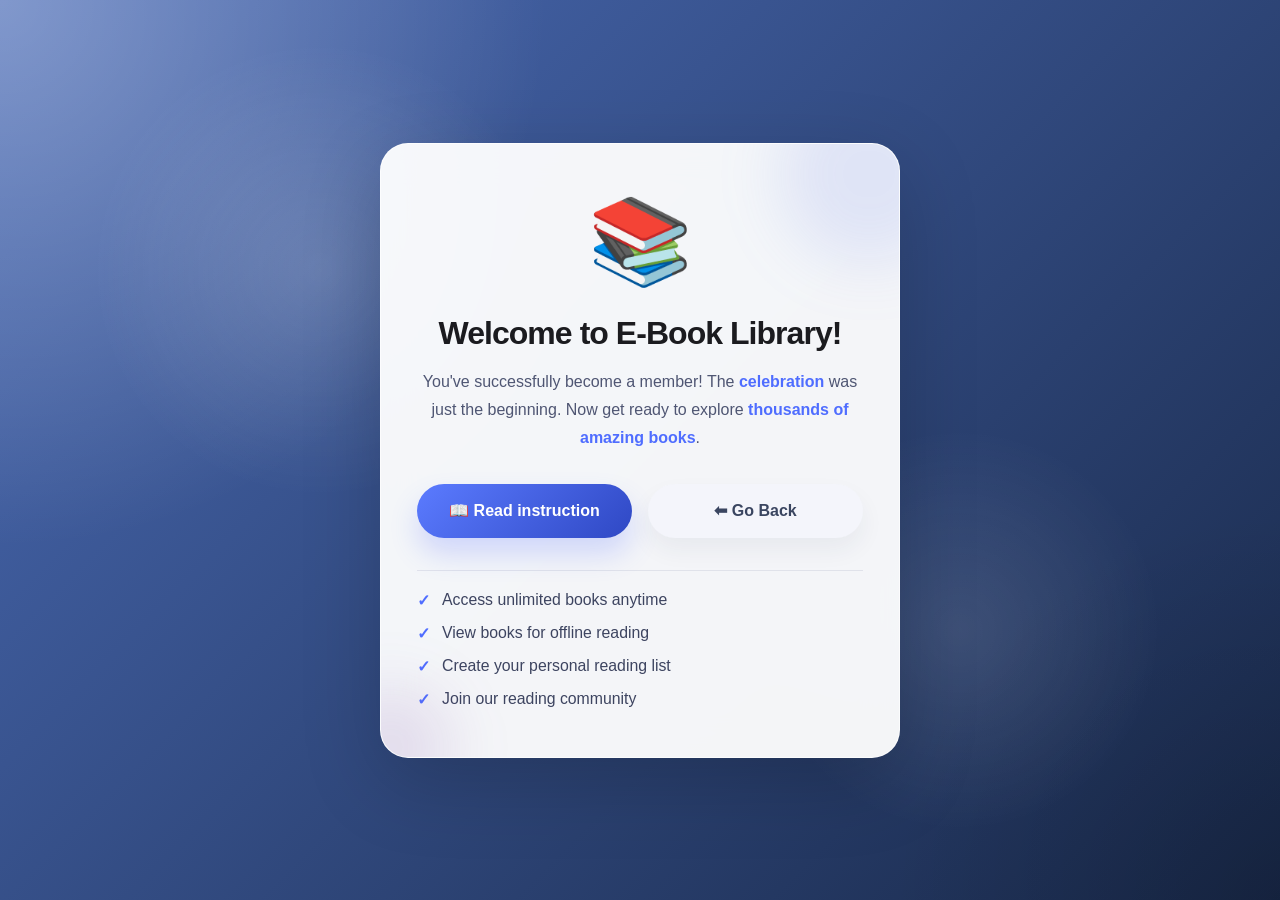
<file: Loginpage.html>
<!DOCTYPE html>
<html lang="en">
<head>
    <meta charset="UTF-8">
    <meta name="viewport" content="width=device-width, initial-scale=1.0">
    <title>Welcome - E-Book Library</title>
    <link rel="icon" href="Logo.jpg" type="image/jpg">
    <style>
        * {
            margin: 0;
            padding: 0;
            box-sizing: border-box;
        }

        body {
            font-family: 'Segoe UI', Tahoma, Geneva, Verdana, sans-serif;
            min-height: 100vh;
            display: flex;
            justify-content: center;
            align-items: center;
            padding: 24px;
            background: radial-gradient(circle at top left, rgba(255,255,255,0.3), transparent 35%),
                        radial-gradient(circle at bottom right, rgba(0,0,0,0.15), transparent 25%),
                        linear-gradient(135deg, #4b6cb7 0%, #182848 100%);
            color: #1a1a1a;
        }

        .background-glow {
            position: absolute;
            inset: 0;
            pointer-events: none;
            background: radial-gradient(circle at 25% 30%, rgba(255,255,255,0.18), transparent 20%),
                        radial-gradient(circle at 75% 70%, rgba(255,255,255,0.12), transparent 18%);
            opacity: 0.9;
        }

        .welcome-container {
            position: relative;
            width: min(520px, 100%);
            background: rgba(255, 255, 255, 0.95);
            border: 1px solid rgba(255,255,255,0.7);
            backdrop-filter: blur(18px);
            padding: 48px 36px;
            border-radius: 28px;
            box-shadow: 0 24px 80px rgba(0, 0, 0, 0.18);
            text-align: center;
            overflow: hidden;
            animation: floatIn 0.8s ease-out both;
        }

        .welcome-container::before {
            content: "";
            position: absolute;
            width: 180px;
            height: 180px;
            background: rgba(102, 126, 234, 0.14);
            border-radius: 50%;
            top: -60px;
            right: -60px;
            filter: blur(30px);
        }

        .welcome-container::after {
            content: "";
            position: absolute;
            width: 120px;
            height: 120px;
            background: rgba(118, 75, 162, 0.14);
            border-radius: 50%;
            bottom: -50px;
            left: -50px;
            filter: blur(30px);
        }

        @keyframes floatIn {
            from {
                opacity: 0;
                transform: translateY(36px) scale(0.98);
            }
            to {
                opacity: 1;
                transform: translateY(0) scale(1);
            }
        }

        .welcome-emoji {
            font-size: 84px;
            margin-bottom: 24px;
            animation: bounce 1.4s ease-in-out infinite;
        }

        @keyframes bounce {
            0%, 100% { transform: translateY(0); }
            50% { transform: translateY(-14px); }
        }

        h1 {
            font-size: clamp(2rem, 2.3vw, 2.5rem);
            color: #1b1b1f;
            margin-bottom: 16px;
            letter-spacing: -0.03em;
        }

        p {
            font-size: 1rem;
            color: #4f5673;
            margin-bottom: 32px;
            line-height: 1.75;
            max-width: 42rem;
            margin-left: auto;
            margin-right: auto;
        }

        .highlight {
            color: #4f6dff;
            font-weight: 700;
        }

        .button-group {
            display: grid;
            grid-template-columns: repeat(2, minmax(0, 1fr));
            gap: 16px;
            margin-bottom: 32px;
        }

        button {
            padding: 14px 24px;
            border: none;
            border-radius: 999px;
            font-size: 1rem;
            font-weight: 700;
            cursor: pointer;
            transition: transform 0.25s ease, box-shadow 0.25s ease, background-color 0.25s ease;
            min-height: 54px;
        }

        .btn-home {
            background: linear-gradient(135deg, #5b7bff, #2f48c4);
            color: white;
            box-shadow: 0 16px 28px rgba(79, 104, 255, 0.22);
        }

        .btn-home:hover {
            transform: translateY(-3px);
            box-shadow: 0 20px 30px rgba(79, 104, 255, 0.28);
            background: linear-gradient(135deg, #4c6fff, #253db8);
        }

        .btn-back {
            background: #f4f5fb;
            color: #3a4560;
            box-shadow: 0 12px 24px rgba(30, 44, 80, 0.06);
        }

        .btn-back:hover {
            transform: translateY(-3px);
            box-shadow: 0 16px 28px rgba(30, 44, 80, 0.12);
            background: #e7e9f8;
        }

        .features {
            display: grid;
            gap: 14px;
            text-align: left;
            padding-top: 20px;
            border-top: 1px solid rgba(74, 84, 130, 0.12);
        }

        .feature-item {
            display: flex;
            align-items: center;
            gap: 12px;
            font-size: 0.99rem;
            color: #3d4460;
        }

        .feature-item:before {
            content: "\2713";
            color: #4f6dff;
            font-weight: 900;
            font-size: 1rem;
        }

        @media (max-width: 520px) {
            body {
                padding: 16px;
            }

            .welcome-container {
                padding: 32px 24px;
            }

            .button-group {
                grid-template-columns: 1fr;
            }
        }
    </style>
</head>
<body>
    <div class="background-glow"></div>
    <div class="welcome-container">
        <div class="welcome-emoji">📚</div>
        <h1>Welcome to E-Book Library!</h1>
        <p>You've successfully become a member! The <span class="highlight">celebration</span> was just the beginning. Now get ready to explore <span class="highlight">thousands of amazing books</span>.</p>

        <div class="button-group">
            <button class="btn-home" onclick="goHome()">📖 Read instruction</button>
            <button class="btn-back" onclick="goBack()">⬅ Go Back</button>
        </div>

        <div class="features">
            <div class="feature-item">Access unlimited books anytime</div>
            <div class="feature-item">View books for offline reading</div>
            <div class="feature-item">Create your personal reading list</div>
            <div class="feature-item">Join our reading community</div>
        </div>
    </div>

    <script>
        function goHome() {
            window.location.href = 'Help.html';
        }

        function goBack() {
            window.history.back();
        }
    </script>
</body>
</html>
</file>
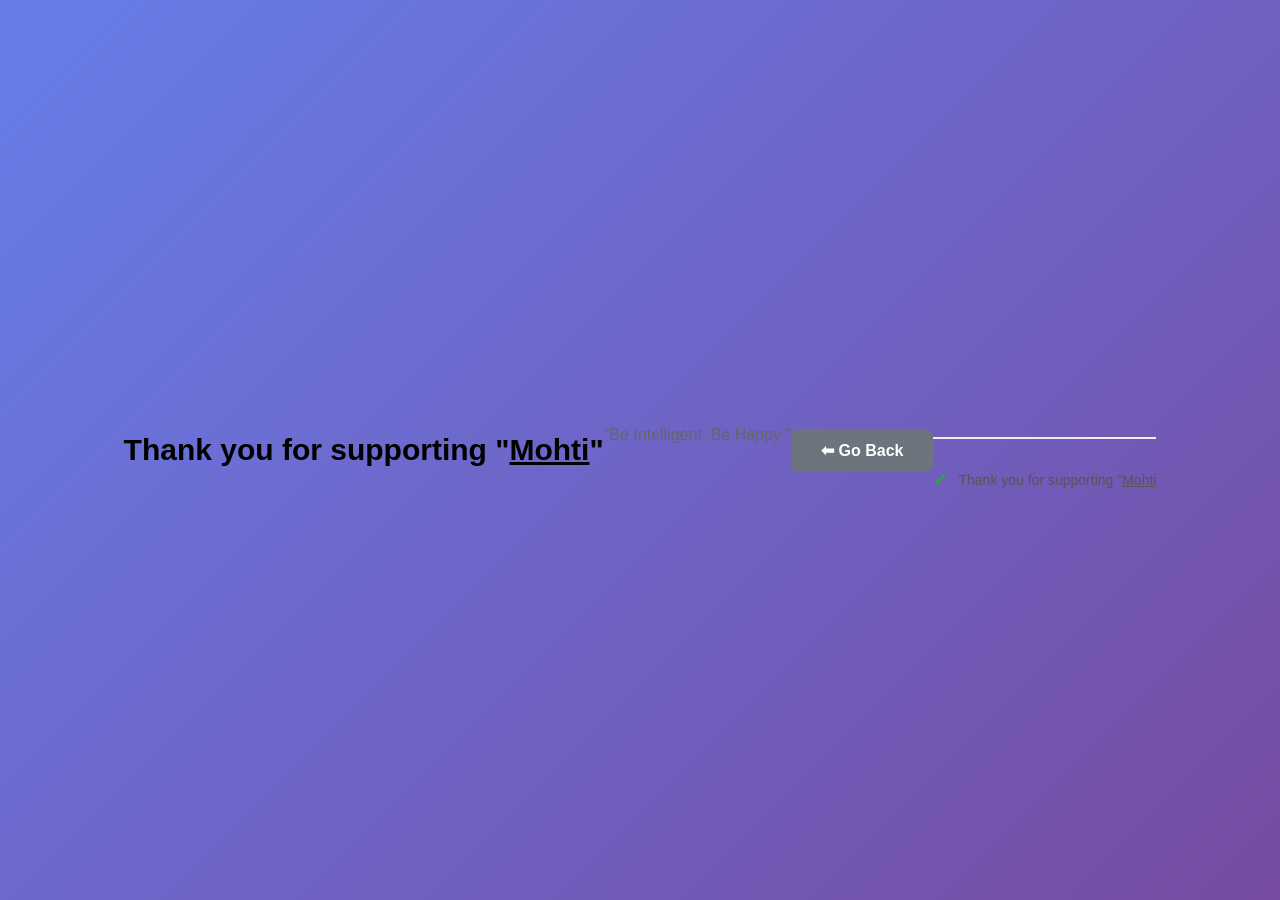
<file: Thank.html>
<!DOCTYPE html>
<html lang="en">
<head>
    <meta charset="UTF-8">
    <meta name="viewport" content="width=device-width, initial-scale=1.0">
    <title>E-Book Library - Help & Information</title>
    <link rel="icon" href="Logo.jpg" type="image/jpg">
</head>
<body>

       <h2 style="text-align: center;font-size: 30px;"> Thank you for supporting  "<u>Mohti</u>" </h2>
                <centre><p> "Be Intelligent, Be Happy "</p></centre>

    <script src="script.js"></script>
    <style>
        * {
            margin: 0;
            padding: 0;
            box-sizing: border-box;
        }

        body {
            font-family: 'Segoe UI', Tahoma, Geneva, Verdana, sans-serif;
            background: linear-gradient(135deg, #667eea 0%, #764ba2 100%);
            display: flex;
            justify-content: center;
            align-items: center;
            height: 100vh;
            overflow: hidden;
        }
video
        .welcome-container {
            background: white;
            padding: 60px 40px;
            border-radius: 15px;
            box-shadow: 0 8px 32px rgba(0, 0, 0, 0.2);
            text-align: center;
            max-width: 500px;
            animation: slideUp 0.6s ease-out;
        }

        @keyframes slideUp {
            from {
                opacity: 0;
                transform: translateY(30px);
            }
            to {
                opacity: 1;
                transform: translateY(0);
            }
        }

        .welcome-emoji {
            font-size: 80px;
            margin-bottom: 20px;
            animation: bounce 1s ease-in-out infinite;
        }

        @keyframes bounce {
            0%, 100% { transform: translateY(0); }
            50% { transform: translateY(-20px); }
        }

        h1 {
            font-size: 36px;
            color: #333;
            margin-bottom: 15px;
        }

        p {
            font-size: 16px;
            color: #666;
            margin-bottom: 30px;
            line-height: 1.6;
        }

        .highlight {
            color: #007bff;
            font-weight: bold;
        }

        .button-group {
            display: flex;
            gap: 15px;
            justify-content: center;
            flex-wrap: wrap;
        }

        button {
            padding: 12px 30px;
            border: none;
            border-radius: 8px;
            font-size: 16px;
            font-weight: 600;
            cursor: pointer;
            transition: all 0.3s ease;
        }

        .btn-home {
            background-color: #007bff;
            color: white;
        }

        .btn-home:hover {
            background-color: #0056b3;
            transform: translateY(-2px);
            box-shadow: 0 4px 12px rgba(0, 123, 255, 0.4);
        }

        .btn-back {
            background-color: #6c757d;
            color: white;
        }

        .btn-back:hover {
            background-color: #545b62;
            transform: translateY(-2px);
            box-shadow: 0 4px 12px rgba(108, 117, 125, 0.4);
        }

        .features {
            margin-top: 40px;
            padding-top: 30px;
            border-top: 2px solid #eee;
            text-align: left;
        }

        .feature-item {
            display: flex;
            align-items: center;
            margin-bottom: 12px;
            font-size: 14px;
            color: #555;
        }

        .feature-item:before {
            content: "✓";
            color: #28a745;
            font-weight: bold;
            margin-right: 10px;
            font-size: 18px;
        }
    </style>
</head>
<body>
            <button class="btn-back" onclick="goBack()">⬅ Go Back</button>
        </div>

        <div class="features">
            <div class="feature-item">Thank you for supporting  "<u>Mohti</u></div>
        </div>
    </div>
        <script>
        function goHome() {
            window.location.href = 'Help.html';
        }

        function goBack() {
            window.history.back();
        }
    </script>
</body>
</html>
</file>
